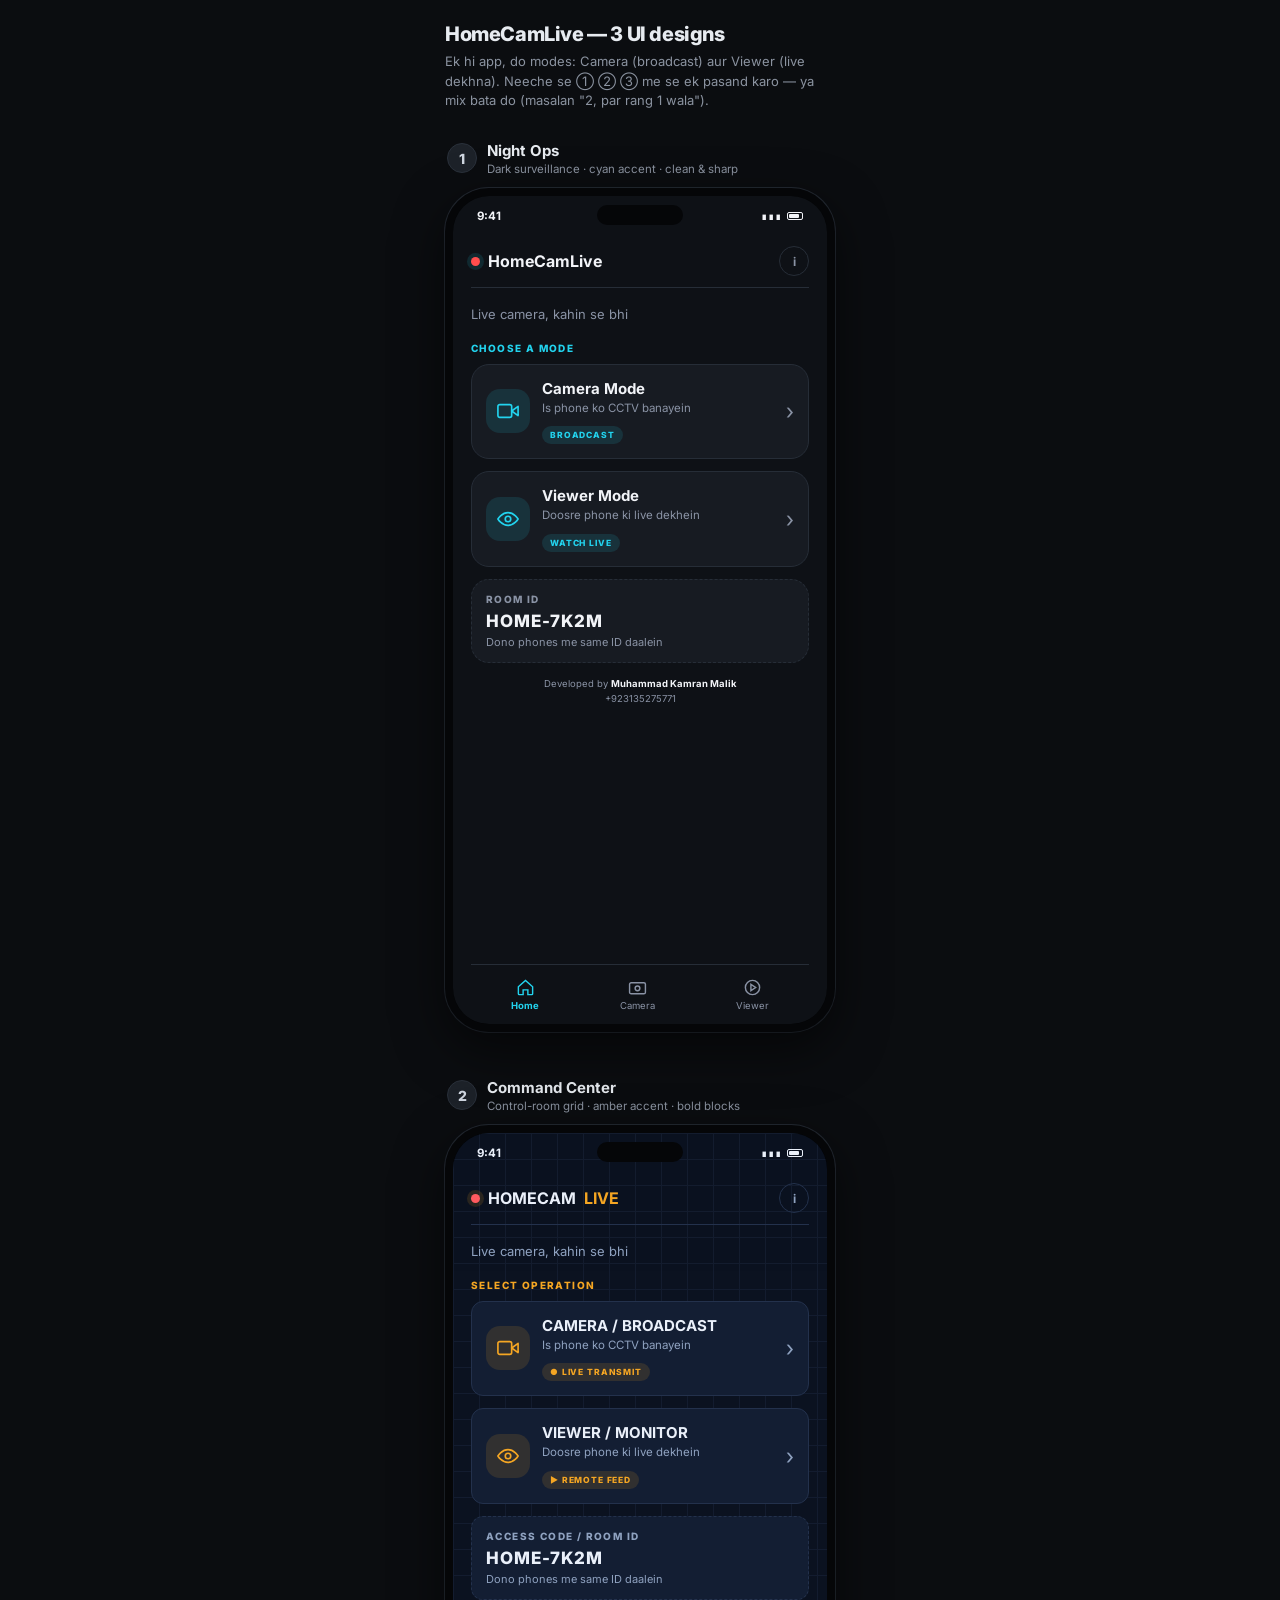
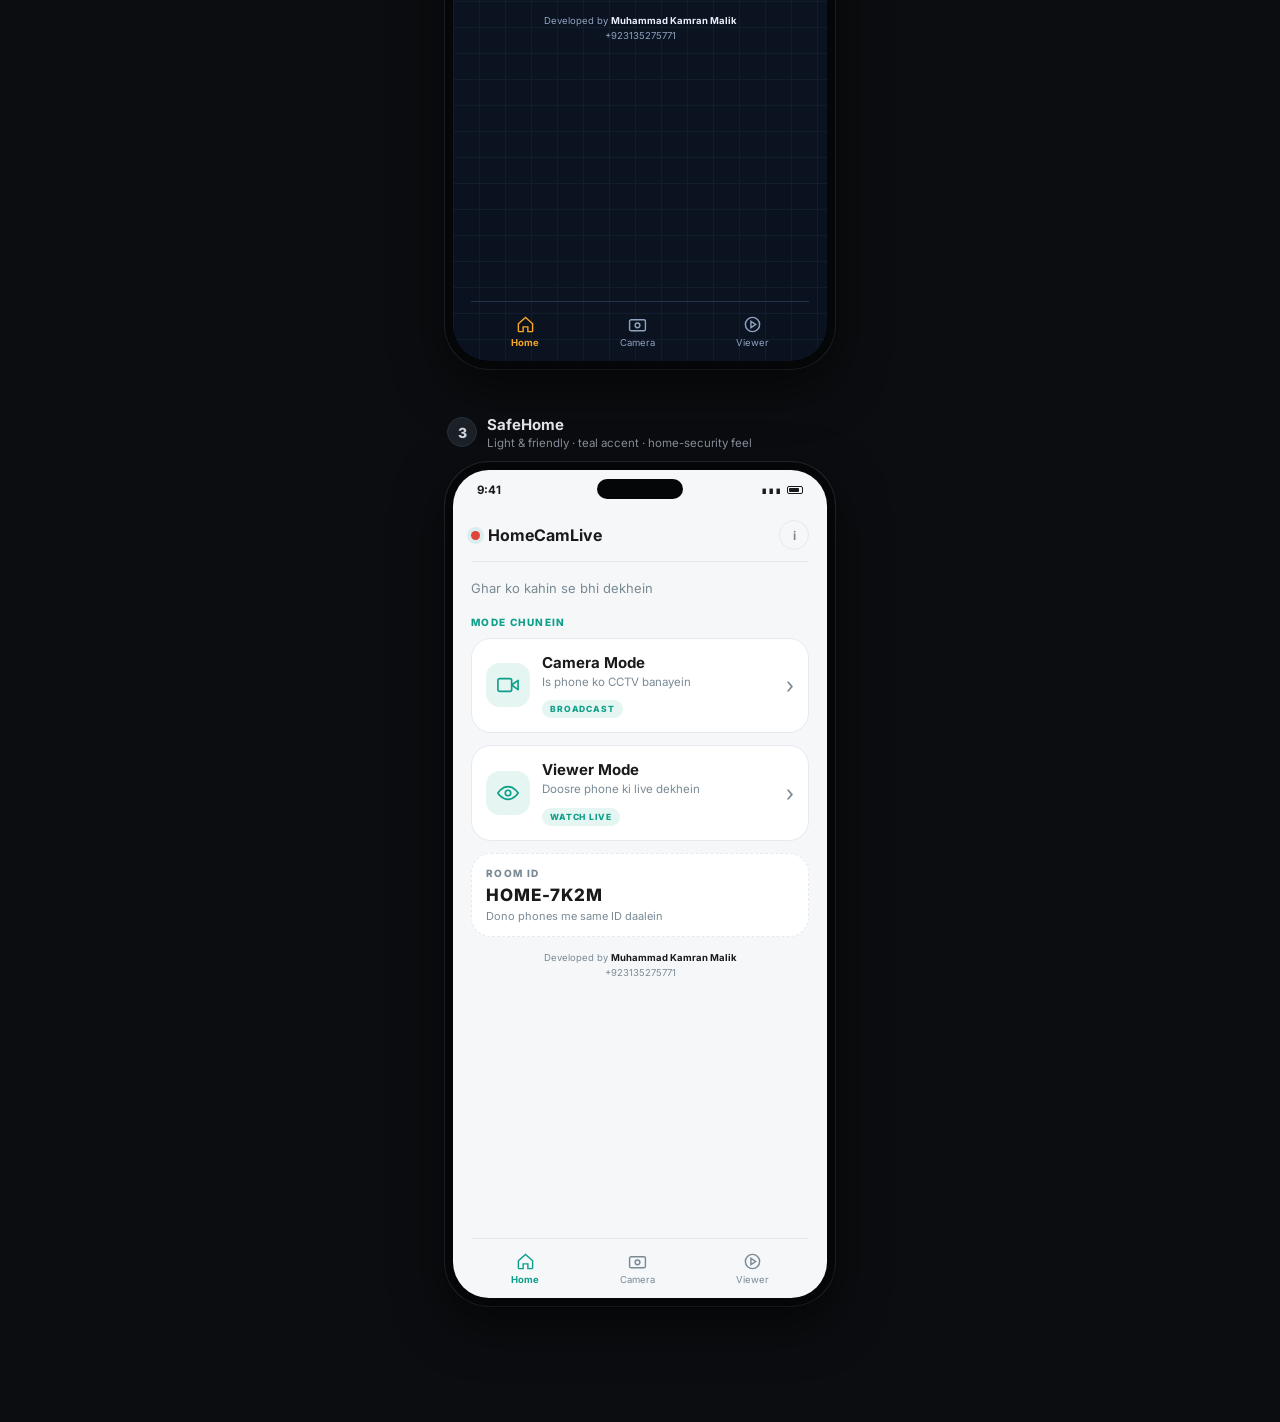
<file: ui-preview.html>
<!doctype html>
<html lang="ur">
<head>
<meta charset="utf-8">
<meta name="viewport" content="width=device-width,initial-scale=1">
<title>HomeCamLive — UI Designs</title>
<link href="https://fonts.googleapis.com/css2?family=Inter:wght@400;500;600;700;800&display=swap" rel="stylesheet">
<style>
  * { box-sizing: border-box; }
  body {
    margin: 0; padding: 22px 14px 70px;
    background: #0b0d10; color: #e7ebf0;
    font-family: Inter, -apple-system, "Segoe UI", Roboto, sans-serif;
  }
  .page-title { max-width: 390px; margin: 0 auto 6px; font-size: 20px; font-weight: 800; letter-spacing: -.02em; }
  .page-sub { max-width: 390px; margin: 0 auto 30px; font-size: 13px; color: #8b93a0; line-height: 1.5; }

  .design { max-width: 390px; margin: 0 auto 46px; }
  .design-head { display: flex; align-items: center; gap: 10px; margin: 0 2px 12px; }
  .num {
    width: 30px; height: 30px; flex: 0 0 30px; border-radius: 50%;
    display: grid; place-items: center; font-size: 14px; font-weight: 800;
    background: #1d2229; color: #cfd6e0; border: 1px solid #2a313b;
  }
  .design-name { font-size: 15px; font-weight: 700; }
  .design-mood { font-size: 11.5px; color: #8b93a0; margin-top: 2px; }

  .phone {
    width: 100%; aspect-ratio: 390 / 844;
    border: 8px solid #050608; border-radius: 44px;
    overflow: hidden; position: relative; background: #000;
    box-shadow: 0 18px 50px rgba(0,0,0,.55), 0 0 0 1px #232932;
  }
  .notch {
    position: absolute; top: 9px; left: 50%; transform: translateX(-50%);
    width: 86px; height: 20px; border-radius: 12px; background: #050608; z-index: 5;
  }
  .screen {
    height: 100%; display: flex; flex-direction: column;
    background: var(--bg); color: var(--t1);
    padding: 0 18px; position: relative; overflow: hidden;
  }
  .d-a { --bg:#0E1116; --card:#171B22; --line:#262D37; --t1:#F2F4F8; --t2:#8A93A5;
         --accent:#22D3EE; --soft:rgba(34,211,238,.12); --rec:#FF4D4D; --radius:18px; }
  .d-b { --bg:#0B1220; --card:#131E33; --line:#23314C; --t1:#EAF0FA; --t2:#8FA2C0;
         --accent:#F5A623; --soft:rgba(245,166,35,.13); --rec:#FF5A5F; --radius:12px; }
  .d-c { --bg:#F5F7F9; --card:#FFFFFF; --line:#E6EAEF; --t1:#1A1A1A; --t2:#7A8A95;
         --accent:#0E9F8A; --soft:rgba(14,159,138,.11); --rec:#E0453A; --radius:20px; }

  .d-b .screen::before {
    content: ""; position: absolute; inset: 0; pointer-events: none; opacity: .35;
    background-image: linear-gradient(var(--line) 1px, transparent 1px),
                      linear-gradient(90deg, var(--line) 1px, transparent 1px);
    background-size: 26px 26px;
  }
  .d-b .screen > * { position: relative; z-index: 1; }

  .statusbar {
    height: 40px; flex: 0 0 40px; display: flex; align-items: center;
    justify-content: space-between; font-size: 11.5px; font-weight: 700;
    color: var(--t1); padding: 0 6px;
  }
  .sb-icons { display: flex; gap: 5px; align-items: center; font-size: 10px; letter-spacing: 1px; }
  .battery { width: 16px; height: 8px; border: 1px solid currentColor; border-radius: 2px; position: relative; }
  .battery::after { content:""; position:absolute; inset:1px; width:70%; background:currentColor; border-radius:1px; }

  .appbar {
    height: 52px; flex: 0 0 52px; display: flex; align-items: center;
    justify-content: space-between; border-bottom: 1px solid var(--line);
  }
  .brand { display: flex; align-items: center; gap: 8px; font-size: 16px; font-weight: 700; }
  .brand-dot { width: 9px; height: 9px; border-radius: 50%; background: var(--rec); box-shadow: 0 0 0 4px var(--soft); }
  .info-btn {
    width: 30px; height: 30px; border-radius: 50%; border: 1px solid var(--line);
    display: grid; place-items: center; font-size: 12px; font-weight: 700; color: var(--t2);
  }

  .scroll { flex: 1; overflow: hidden; padding-top: 18px; }
  .greeting { font-size: 13px; color: var(--t2); margin-bottom: 20px; }
  .overline { font-size: 10px; font-weight: 800; letter-spacing: .14em; text-transform: uppercase; color: var(--accent); margin-bottom: 10px; }

  .mode-card {
    background: var(--card); border: 1px solid var(--line); border-radius: var(--radius);
    padding: 14px; margin-bottom: 12px; display: flex; align-items: center; gap: 12px;
  }
  .mode-icon {
    width: 44px; height: 44px; flex: 0 0 44px; border-radius: 14px;
    background: var(--soft); display: grid; place-items: center;
  }
  .mode-icon svg { width: 22px; height: 22px; stroke: var(--accent); }
  .mode-body { flex: 1; min-width: 0; }
  .mode-title { font-size: 15px; font-weight: 700; }
  .mode-sub { font-size: 11.5px; color: var(--t2); margin: 3px 0 7px; line-height: 1.3; }
  .chip {
    display: inline-block; font-size: 8.5px; font-weight: 800; letter-spacing: .1em;
    padding: 4px 8px; border-radius: 20px; background: var(--soft); color: var(--accent);
  }
  .chev { font-size: 22px; color: var(--t2); line-height: 1; }

  .room-card {
    background: var(--card); border: 1px dashed var(--line); border-radius: var(--radius);
    padding: 13px 14px; margin-top: 4px;
  }
  .room-card .overline { color: var(--t2); margin-bottom: 6px; }
  .room-value { font-size: 17px; font-weight: 800; letter-spacing: .06em; }
  .room-hint { font-size: 11px; color: var(--t2); margin-top: 4px; }

  .credit {
    text-align: center; font-size: 9.5px; color: var(--t2); line-height: 1.5;
    padding: 14px 4px 4px;
  }
  .credit b { color: var(--t1); font-weight: 700; }

  .bottom-nav {
    height: 60px; flex: 0 0 60px; border-top: 1px solid var(--line);
    display: flex; align-items: center; justify-content: space-around;
  }
  .nav-item { display: flex; flex-direction: column; align-items: center; gap: 3px; font-size: 9.5px; color: var(--t2); }
  .nav-item svg { width: 19px; height: 19px; stroke: currentColor; }
  .nav-item.active { color: var(--accent); font-weight: 700; }
</style>
</head>
<body>

<div class="page-title">HomeCamLive — 3 UI designs</div>
<div class="page-sub">Ek hi app, do modes: Camera (broadcast) aur Viewer (live dekhna). Neeche se ① ② ③ me se ek pasand karo — ya mix bata do (masalan "2, par rang 1 wala").</div>

<!-- ============ DESIGN 1 ============ -->
<div class="design">
  <div class="design-head">
    <div class="num">1</div>
    <div>
      <div class="design-name">Night Ops</div>
      <div class="design-mood">Dark surveillance · cyan accent · clean &amp; sharp</div>
    </div>
  </div>
  <div class="phone d-a">
    <div class="notch"></div>
    <div class="screen">
      <div class="statusbar"><span>9:41</span><span class="sb-icons">▮▮▮ <span class="battery"></span></span></div>
      <div class="appbar">
        <div class="brand"><span class="brand-dot"></span> HomeCamLive</div>
        <div class="info-btn">i</div>
      </div>
      <div class="scroll">
        <div class="greeting">Live camera, kahin se bhi</div>
        <div class="overline">CHOOSE A MODE</div>

        <div class="mode-card">
          <div class="mode-icon"><svg viewBox="0 0 24 24" fill="none" stroke-width="1.8" stroke-linecap="round" stroke-linejoin="round"><path d="M23 7l-7 5 7 5V7z"/><rect x="1" y="5" width="15" height="14" rx="2"/></svg></div>
          <div class="mode-body">
            <div class="mode-title">Camera Mode</div>
            <div class="mode-sub">Is phone ko CCTV banayein</div>
            <span class="chip">BROADCAST</span>
          </div>
          <div class="chev">›</div>
        </div>

        <div class="mode-card">
          <div class="mode-icon"><svg viewBox="0 0 24 24" fill="none" stroke-width="1.8" stroke-linecap="round" stroke-linejoin="round"><path d="M1 12s4-7 11-7 11 7 11 7-4 7-11 7-11-7-11-7z"/><circle cx="12" cy="12" r="3"/></svg></div>
          <div class="mode-body">
            <div class="mode-title">Viewer Mode</div>
            <div class="mode-sub">Doosre phone ki live dekhein</div>
            <span class="chip">WATCH LIVE</span>
          </div>
          <div class="chev">›</div>
        </div>

        <div class="room-card">
          <div class="overline">ROOM ID</div>
          <div class="room-value">HOME-7K2M</div>
          <div class="room-hint">Dono phones me same ID daalein</div>
        </div>
        <div class="credit">Developed by <b>Muhammad Kamran Malik</b><br>+923135275771</div>
      </div>
      <div class="bottom-nav">
        <div class="nav-item active"><svg viewBox="0 0 24 24" fill="none" stroke-width="1.8"><path d="M3 11l9-8 9 8v9a1 1 0 0 1-1 1h-5v-6H9v6H4a1 1 0 0 1-1-1v-9z"/></svg>Home</div>
        <div class="nav-item"><svg viewBox="0 0 24 24" fill="none" stroke-width="1.8"><rect x="2" y="6" width="20" height="14" rx="2"/><circle cx="12" cy="13" r="3"/></svg>Camera</div>
        <div class="nav-item"><svg viewBox="0 0 24 24" fill="none" stroke-width="1.8"><circle cx="12" cy="12" r="9"/><path d="M10 8l6 4-6 4V8z"/></svg>Viewer</div>
      </div>
    </div>
  </div>
</div>

<!-- ============ DESIGN 2 ============ -->
<div class="design">
  <div class="design-head">
    <div class="num">2</div>
    <div>
      <div class="design-name">Command Center</div>
      <div class="design-mood">Control-room grid · amber accent · bold blocks</div>
    </div>
  </div>
  <div class="phone d-b">
    <div class="notch"></div>
    <div class="screen">
      <div class="statusbar"><span>9:41</span><span class="sb-icons">▮▮▮ <span class="battery"></span></span></div>
      <div class="appbar">
        <div class="brand"><span class="brand-dot"></span> HOMECAM<span style="color:var(--accent)">LIVE</span></div>
        <div class="info-btn">i</div>
      </div>
      <div class="scroll">
        <div class="greeting">Live camera, kahin se bhi</div>
        <div class="overline">SELECT OPERATION</div>

        <div class="mode-card">
          <div class="mode-icon"><svg viewBox="0 0 24 24" fill="none" stroke-width="1.8" stroke-linecap="round" stroke-linejoin="round"><path d="M23 7l-7 5 7 5V7z"/><rect x="1" y="5" width="15" height="14" rx="2"/></svg></div>
          <div class="mode-body">
            <div class="mode-title">CAMERA / BROADCAST</div>
            <div class="mode-sub">Is phone ko CCTV banayein</div>
            <span class="chip">● LIVE TRANSMIT</span>
          </div>
          <div class="chev">›</div>
        </div>

        <div class="mode-card">
          <div class="mode-icon"><svg viewBox="0 0 24 24" fill="none" stroke-width="1.8" stroke-linecap="round" stroke-linejoin="round"><path d="M1 12s4-7 11-7 11 7 11 7-4 7-11 7-11-7-11-7z"/><circle cx="12" cy="12" r="3"/></svg></div>
          <div class="mode-body">
            <div class="mode-title">VIEWER / MONITOR</div>
            <div class="mode-sub">Doosre phone ki live dekhein</div>
            <span class="chip">▶ REMOTE FEED</span>
          </div>
          <div class="chev">›</div>
        </div>

        <div class="room-card">
          <div class="overline">ACCESS CODE / ROOM ID</div>
          <div class="room-value">HOME-7K2M</div>
          <div class="room-hint">Dono phones me same ID daalein</div>
        </div>
        <div class="credit">Developed by <b>Muhammad Kamran Malik</b><br>+923135275771</div>
      </div>
      <div class="bottom-nav">
        <div class="nav-item active"><svg viewBox="0 0 24 24" fill="none" stroke-width="1.8"><path d="M3 11l9-8 9 8v9a1 1 0 0 1-1 1h-5v-6H9v6H4a1 1 0 0 1-1-1v-9z"/></svg>Home</div>
        <div class="nav-item"><svg viewBox="0 0 24 24" fill="none" stroke-width="1.8"><rect x="2" y="6" width="20" height="14" rx="2"/><circle cx="12" cy="13" r="3"/></svg>Camera</div>
        <div class="nav-item"><svg viewBox="0 0 24 24" fill="none" stroke-width="1.8"><circle cx="12" cy="12" r="9"/><path d="M10 8l6 4-6 4V8z"/></svg>Viewer</div>
      </div>
    </div>
  </div>
</div>

<!-- ============ DESIGN 3 ============ -->
<div class="design">
  <div class="design-head">
    <div class="num">3</div>
    <div>
      <div class="design-name">SafeHome</div>
      <div class="design-mood">Light &amp; friendly · teal accent · home-security feel</div>
    </div>
  </div>
  <div class="phone d-c">
    <div class="notch"></div>
    <div class="screen">
      <div class="statusbar"><span>9:41</span><span class="sb-icons">▮▮▮ <span class="battery"></span></span></div>
      <div class="appbar">
        <div class="brand"><span class="brand-dot"></span> HomeCamLive</div>
        <div class="info-btn">i</div>
      </div>
      <div class="scroll">
        <div class="greeting">Ghar ko kahin se bhi dekhein</div>
        <div class="overline">MODE CHUNEIN</div>

        <div class="mode-card">
          <div class="mode-icon"><svg viewBox="0 0 24 24" fill="none" stroke-width="1.8" stroke-linecap="round" stroke-linejoin="round"><path d="M23 7l-7 5 7 5V7z"/><rect x="1" y="5" width="15" height="14" rx="2"/></svg></div>
          <div class="mode-body">
            <div class="mode-title">Camera Mode</div>
            <div class="mode-sub">Is phone ko CCTV banayein</div>
            <span class="chip">BROADCAST</span>
          </div>
          <div class="chev">›</div>
        </div>

        <div class="mode-card">
          <div class="mode-icon"><svg viewBox="0 0 24 24" fill="none" stroke-width="1.8" stroke-linecap="round" stroke-linejoin="round"><path d="M1 12s4-7 11-7 11 7 11 7-4 7-11 7-11-7-11-7z"/><circle cx="12" cy="12" r="3"/></svg></div>
          <div class="mode-body">
            <div class="mode-title">Viewer Mode</div>
            <div class="mode-sub">Doosre phone ki live dekhein</div>
            <span class="chip">WATCH LIVE</span>
          </div>
          <div class="chev">›</div>
        </div>

        <div class="room-card">
          <div class="overline">ROOM ID</div>
          <div class="room-value">HOME-7K2M</div>
          <div class="room-hint">Dono phones me same ID daalein</div>
        </div>
        <div class="credit">Developed by <b>Muhammad Kamran Malik</b><br>+923135275771</div>
      </div>
      <div class="bottom-nav">
        <div class="nav-item active"><svg viewBox="0 0 24 24" fill="none" stroke-width="1.8"><path d="M3 11l9-8 9 8v9a1 1 0 0 1-1 1h-5v-6H9v6H4a1 1 0 0 1-1-1v-9z"/></svg>Home</div>
        <div class="nav-item"><svg viewBox="0 0 24 24" fill="none" stroke-width="1.8"><rect x="2" y="6" width="20" height="14" rx="2"/><circle cx="12" cy="13" r="3"/></svg>Camera</div>
        <div class="nav-item"><svg viewBox="0 0 24 24" fill="none" stroke-width="1.8"><circle cx="12" cy="12" r="9"/><path d="M10 8l6 4-6 4V8z"/></svg>Viewer</div>
      </div>
    </div>
  </div>
</div>

</body>
</html>
</file>
